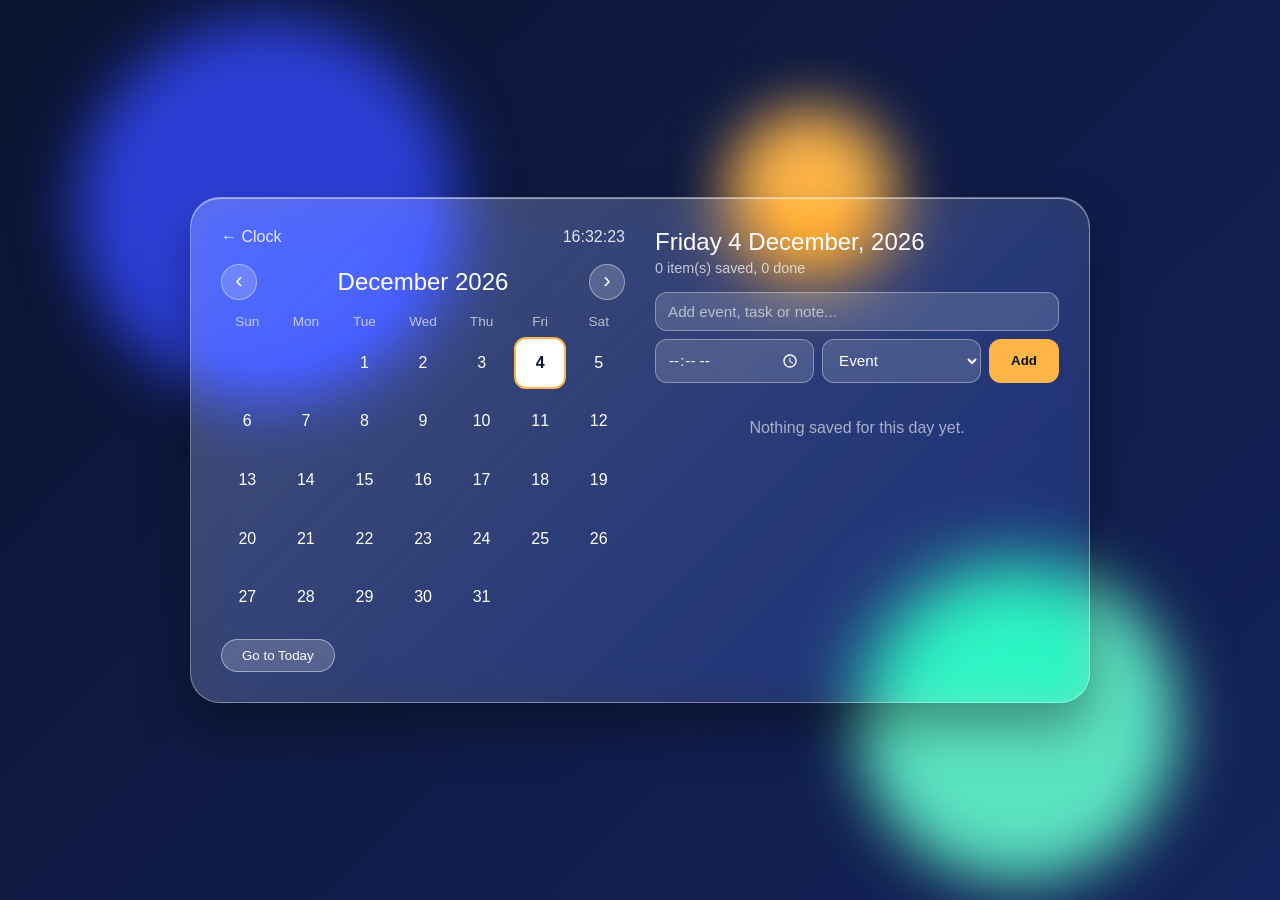
<file: calendar.html>
<!DOCTYPE html>
<html lang="en">
<head>
  <meta charset="UTF-8">
  <meta name="viewport" content="width=device-width, initial-scale=1.0">
  <title>My Calendar</title>
  <link rel="stylesheet" href="calendar.css">
</head>
<body>

  <!-- same colorful circles as the clock page -->
  <div class="circle circle1"></div>
  <div class="circle circle2"></div>
  <div class="circle circle3"></div>

  <div class="container">

    <!-- LEFT SIDE: calendar -->
    <div class="calendar-box">
      <div class="top-bar">
        <a href="index.html" class="link">&#8592; Clock</a>
        <span id="liveTime">00:00:00</span>
      </div>

      <div class="month-bar">
        <button id="prevBtn">&#8249;</button>
        <h2 id="monthTitle">Month Year</h2>
        <button id="nextBtn">&#8250;</button>
      </div>

      <div class="week-names">
        <span>Sun</span><span>Mon</span><span>Tue</span><span>Wed</span>
        <span>Thu</span><span>Fri</span><span>Sat</span>
      </div>

      <!-- days are added here by calendar.js -->
      <div class="days" id="days"></div>

      <button id="todayBtn" class="small-btn">Go to Today</button>
    </div>

    <!-- RIGHT SIDE: details of the selected date -->
    <div class="details-box">
      <h2 id="selectedTitle">Select a date</h2>
      <p id="summary" class="summary"></p>

      <!-- form to add a new item -->
      <form id="itemForm">
        <input type="text" id="titleInput" placeholder="Add event, task or note..." maxlength="80" required>
        <div class="row">
          <input type="time" id="timeInput">
          <select id="typeInput">
            <option value="Event">Event</option>
            <option value="Task">Task</option>
            <option value="Note">Note</option>
          </select>
          <button type="submit" class="add-btn">Add</button>
        </div>
      </form>

      <!-- saved items of this date -->
      <ul id="itemList"></ul>
      <p id="emptyMsg" class="empty">Nothing saved for this day yet.</p>
    </div>

  </div>

  <script src="calendar.js"></script>
</body>
</html>
</file>
<file: calendar.css>
* {
  margin: 0;
  padding: 0;
  box-sizing: border-box;
}

body {
  min-height: 100vh;
  display: flex;
  justify-content: center;
  align-items: center;
  padding: 20px;
  font-family: "Segoe UI", Arial, sans-serif;
  color: white;
  background: linear-gradient(135deg, #0a1330, #14245c);
}

/* ---------- background circles ---------- */
.circle {
  position: fixed;
  border-radius: 50%;
  filter: blur(30px);
  animation: float 10s ease-in-out infinite alternate;
}

.circle1 { width: 380px; height: 380px; background: #2b3fd6; top: 2%;    left: 6%; }
.circle2 { width: 320px; height: 320px; background: #5be3c1; bottom: 2%; right: 8%; animation-delay: -4s; }
.circle3 { width: 170px; height: 170px; background: #ffb547; top: 12%;   right: 30%; animation-delay: -7s; }

@keyframes float {
  from { transform: translateY(0); }
  to   { transform: translateY(35px); }
}

/* ---------- main glass card ---------- */
.container {
  position: relative;
  display: flex;
  gap: 30px;
  width: 100%;
  max-width: 900px;
  padding: 30px;
  border-radius: 30px;
  background: linear-gradient(135deg, rgba(255, 255, 255, 0.25), rgba(255, 255, 255, 0.06));
  backdrop-filter: blur(22px) saturate(160%);
  -webkit-backdrop-filter: blur(22px) saturate(160%);
  border: 1px solid rgba(255, 255, 255, 0.35);
  box-shadow: 0 25px 50px rgba(0, 0, 0, 0.35), inset 0 1px 0 rgba(255, 255, 255, 0.5);
}

.calendar-box { flex: 1; min-width: 0; }
.details-box  { flex: 1; min-width: 0; }

/* ---------- top bar ---------- */
.top-bar {
  display: flex;
  justify-content: space-between;
  align-items: center;
  margin-bottom: 18px;
  opacity: 0.85;
  font-variant-numeric: tabular-nums;
}

.link {
  color: white;
  text-decoration: none;
}

.link:hover { text-decoration: underline; }

/* ---------- month heading + arrows ---------- */
.month-bar {
  display: flex;
  justify-content: space-between;
  align-items: center;
  margin-bottom: 14px;
}

.month-bar h2 { font-weight: 500; }

.month-bar button {
  width: 36px;
  height: 36px;
  font-size: 1.4rem;
  line-height: 1;
  color: white;
  background: rgba(255, 255, 255, 0.18);
  border: 1px solid rgba(255, 255, 255, 0.4);
  border-radius: 50%;
  cursor: pointer;
}

.month-bar button:hover { background: rgba(255, 255, 255, 0.32); }

/* ---------- day grid ---------- */
.week-names,
.days {
  display: grid;
  grid-template-columns: repeat(7, 1fr);
  gap: 6px;
  text-align: center;
}

.week-names {
  margin-bottom: 8px;
  font-size: 0.85rem;
  opacity: 0.65;
}

.day {
  position: relative;
  aspect-ratio: 1;
  display: flex;
  justify-content: center;
  align-items: center;
  border-radius: 12px;
  cursor: pointer;
  transition: background 0.2s;
}

.day:hover { background: rgba(255, 255, 255, 0.2); }

/* today = orange ring */
.day.today { border: 2px solid #ffb547; font-weight: bold; }

/* selected = filled white */
.day.selected { background: white; color: #0a1330; font-weight: bold; }

/* small dot under the date if something is saved */
.day.has-items::after {
  content: "";
  position: absolute;
  bottom: 5px;
  width: 5px;
  height: 5px;
  border-radius: 50%;
  background: #5be3c1;
}

.day.selected.has-items::after { background: #2b3fd6; }

/* ---------- buttons ---------- */
.small-btn {
  margin-top: 16px;
  padding: 8px 20px;
  font-family: inherit;
  color: white;
  background: rgba(255, 255, 255, 0.18);
  border: 1px solid rgba(255, 255, 255, 0.45);
  border-radius: 30px;
  cursor: pointer;
}

.small-btn:hover { background: rgba(255, 255, 255, 0.32); }

/* ---------- details side ---------- */
.details-box h2 { font-weight: 500; }

.summary {
  margin: 4px 0 16px;
  opacity: 0.7;
  font-size: 0.9rem;
}

input,
select {
  padding: 10px 12px;
  font-family: inherit;
  font-size: 0.95rem;
  color: white;
  background: rgba(255, 255, 255, 0.15);
  border: 1px solid rgba(255, 255, 255, 0.35);
  border-radius: 12px;
  outline: none;
}

input::placeholder { color: rgba(255, 255, 255, 0.6); }
input:focus, select:focus { border-color: #ffb547; }

/* dropdown list should stay readable */
select option { color: #0a1330; }

/* make the time picker icon white */
input[type="time"] { color-scheme: dark; }

#titleInput { width: 100%; }

.row {
  display: flex;
  gap: 8px;
  margin-top: 8px;
}

.row input,
.row select { flex: 1; min-width: 0; }

.add-btn {
  padding: 10px 22px;
  font-family: inherit;
  font-weight: 600;
  color: #0a1330;
  background: #ffb547;
  border: none;
  border-radius: 12px;
  cursor: pointer;
}

.add-btn:hover { background: #ffc56d; }

/* ---------- saved items ---------- */
#itemList {
  margin-top: 18px;
  list-style: none;
  max-height: 260px;
  overflow-y: auto;
}

#itemList li {
  display: flex;
  align-items: center;
  gap: 10px;
  margin-bottom: 8px;
  padding: 10px 12px;
  background: rgba(255, 255, 255, 0.12);
  border: 1px solid rgba(255, 255, 255, 0.2);
  border-radius: 12px;
}

#itemList .text { flex: 1; min-width: 0; word-wrap: break-word; }
#itemList .text small { display: block; opacity: 0.65; font-size: 0.78rem; }
#itemList li.done .title { text-decoration: line-through; opacity: 0.5; }

.badge {
  padding: 2px 9px;
  font-size: 0.72rem;
  border-radius: 20px;
  color: #0a1330;
}

.badge.Event { background: #5be3c1; }
.badge.Task  { background: #ffb547; }
.badge.Note  { background: #b9c4ff; }

.delete-btn {
  color: white;
  font-size: 1.1rem;
  background: none;
  border: none;
  cursor: pointer;
  opacity: 0.6;
}

.delete-btn:hover { opacity: 1; }

.empty { margin-top: 18px; opacity: 0.6; text-align: center; }

/* ---------- mobile ---------- */
@media (max-width: 720px) {
  .container {
    flex-direction: column;
    padding: 20px;
  }
}
</file>
